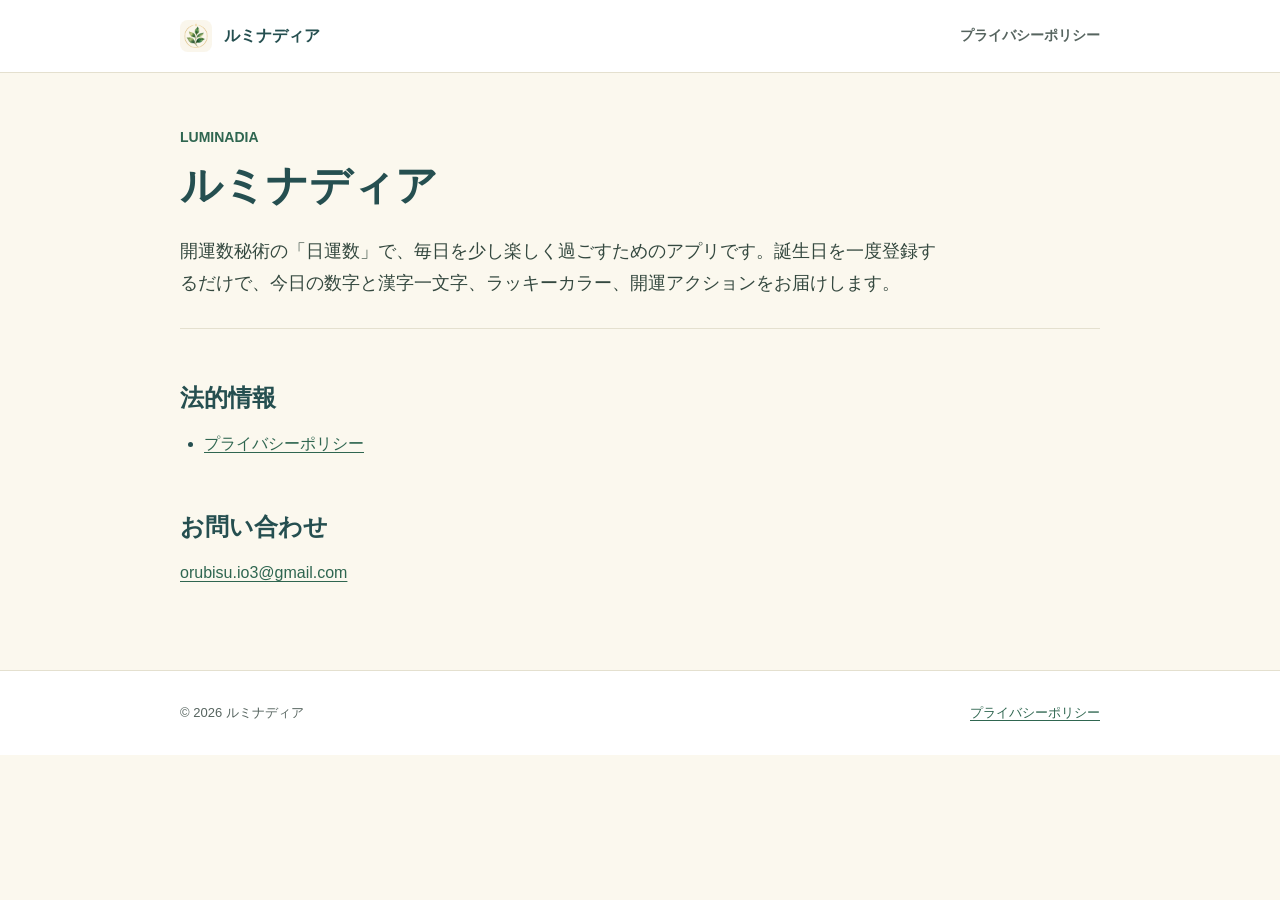
<file: index.html>
<!doctype html>
<html lang="ja">
  <head>
    <meta charset="utf-8">
    <meta name="viewport" content="width=device-width, initial-scale=1">
    <meta name="description" content="ルミナディア（Luminadia）開運数秘術の日運数アプリ">
    <title>ルミナディア（Luminadia）</title>
    <link rel="icon" href="assets/luminadia-icon.png">
    <link rel="stylesheet" href="assets/legal.css">
  </head>
  <body>
    <header class="site-header">
      <div class="header-inner">
        <a class="brand" href="index.html" aria-label="ルミナディア トップ">
          <img class="brand-icon" src="assets/luminadia-icon.png" alt="" width="32" height="32">
          <span>ルミナディア</span>
        </a>
        <nav class="site-nav" aria-label="法的情報">
          <a href="privacy.html">プライバシーポリシー</a>
        </nav>
      </div>
    </header>

    <main class="page">
      <header class="document-header">
        <p class="eyebrow">LUMINADIA</p>
        <h1>ルミナディア</h1>
        <p class="lead">
          開運数秘術の「日運数」で、毎日を少し楽しく過ごすためのアプリです。誕生日を一度登録するだけで、今日の数字と漢字一文字、ラッキーカラー、開運アクションをお届けします。
        </p>
      </header>

      <section class="legal-section">
        <h2>法的情報</h2>
        <ul>
          <li><a href="privacy.html">プライバシーポリシー</a></li>
        </ul>
      </section>

      <section class="legal-section">
        <h2>お問い合わせ</h2>
        <p>
          <a href="mailto:orubisu.io3@gmail.com">orubisu.io3@gmail.com</a>
        </p>
      </section>
    </main>

    <footer class="site-footer">
      <div class="site-footer-inner">
        <p>&copy; 2026 ルミナディア</p>
        <div class="footer-links">
          <a href="privacy.html">プライバシーポリシー</a>
        </div>
      </div>
    </footer>
  </body>
</html>
</file>
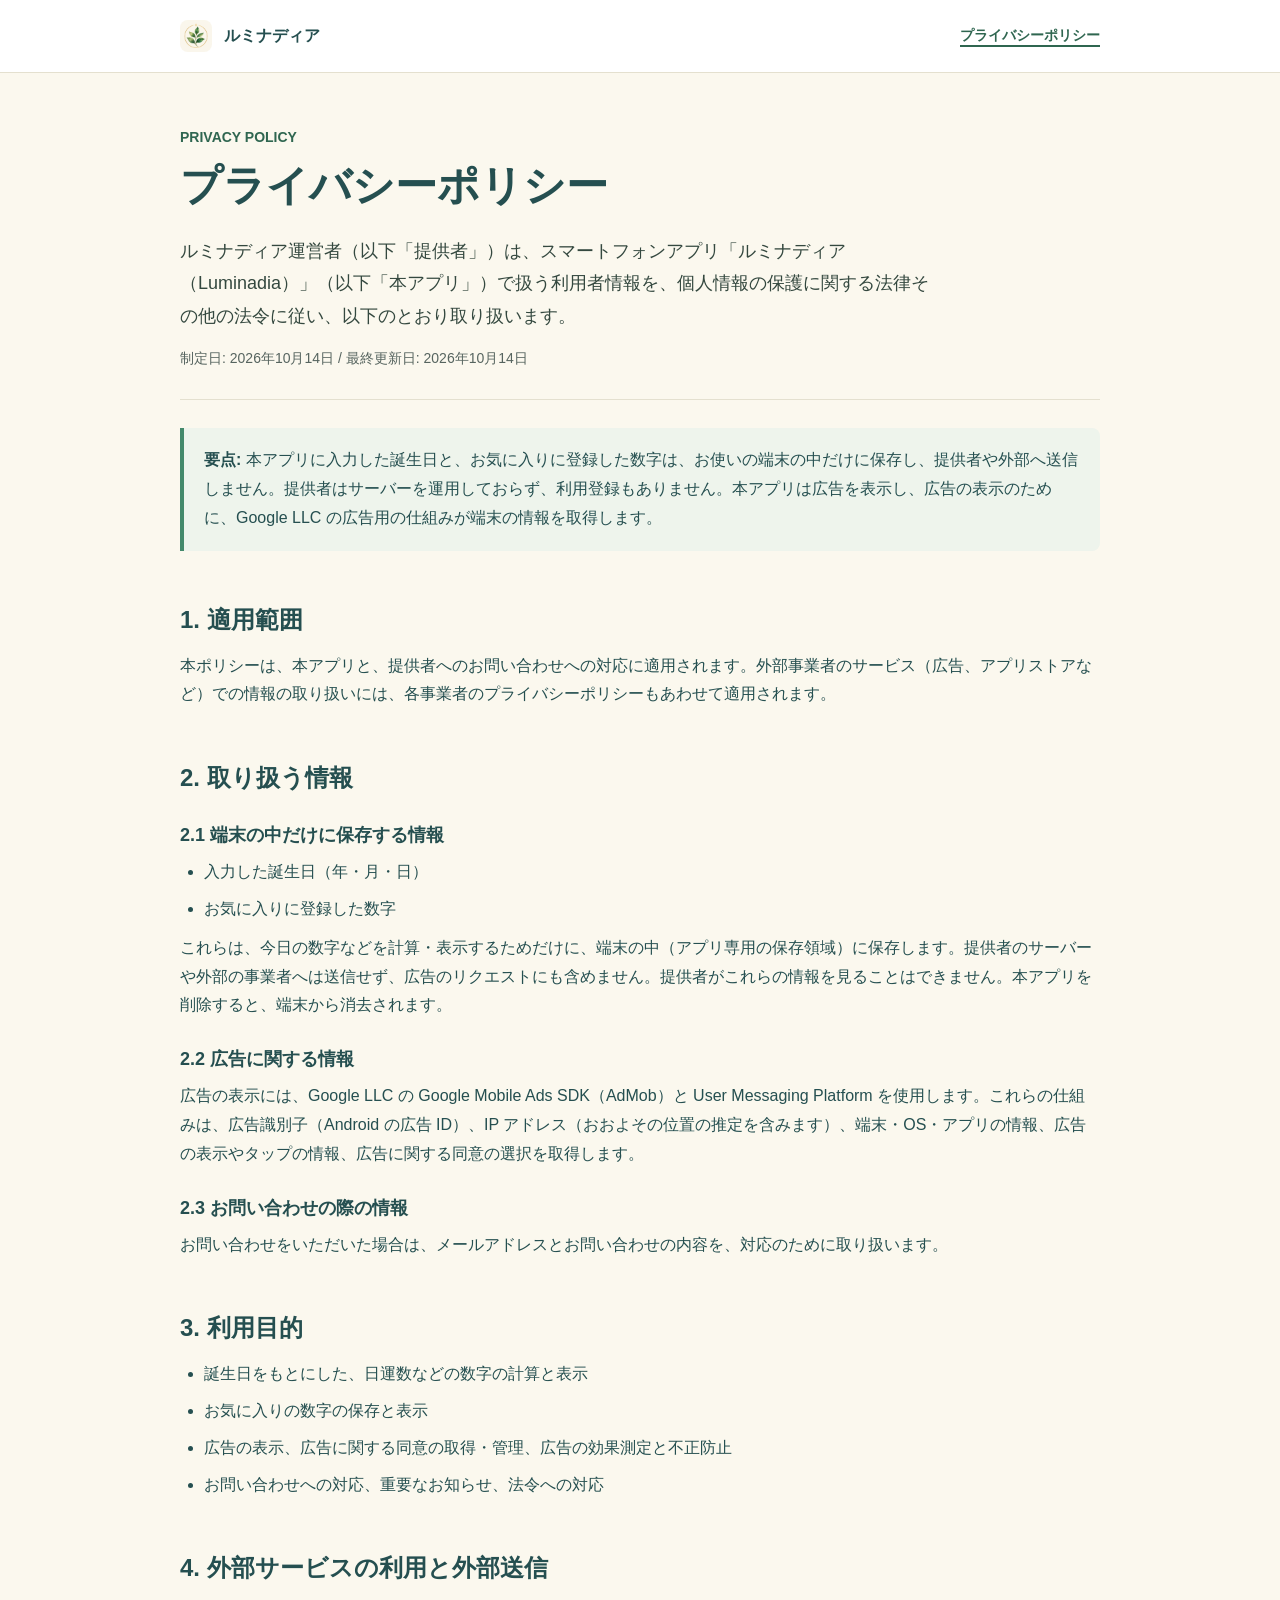
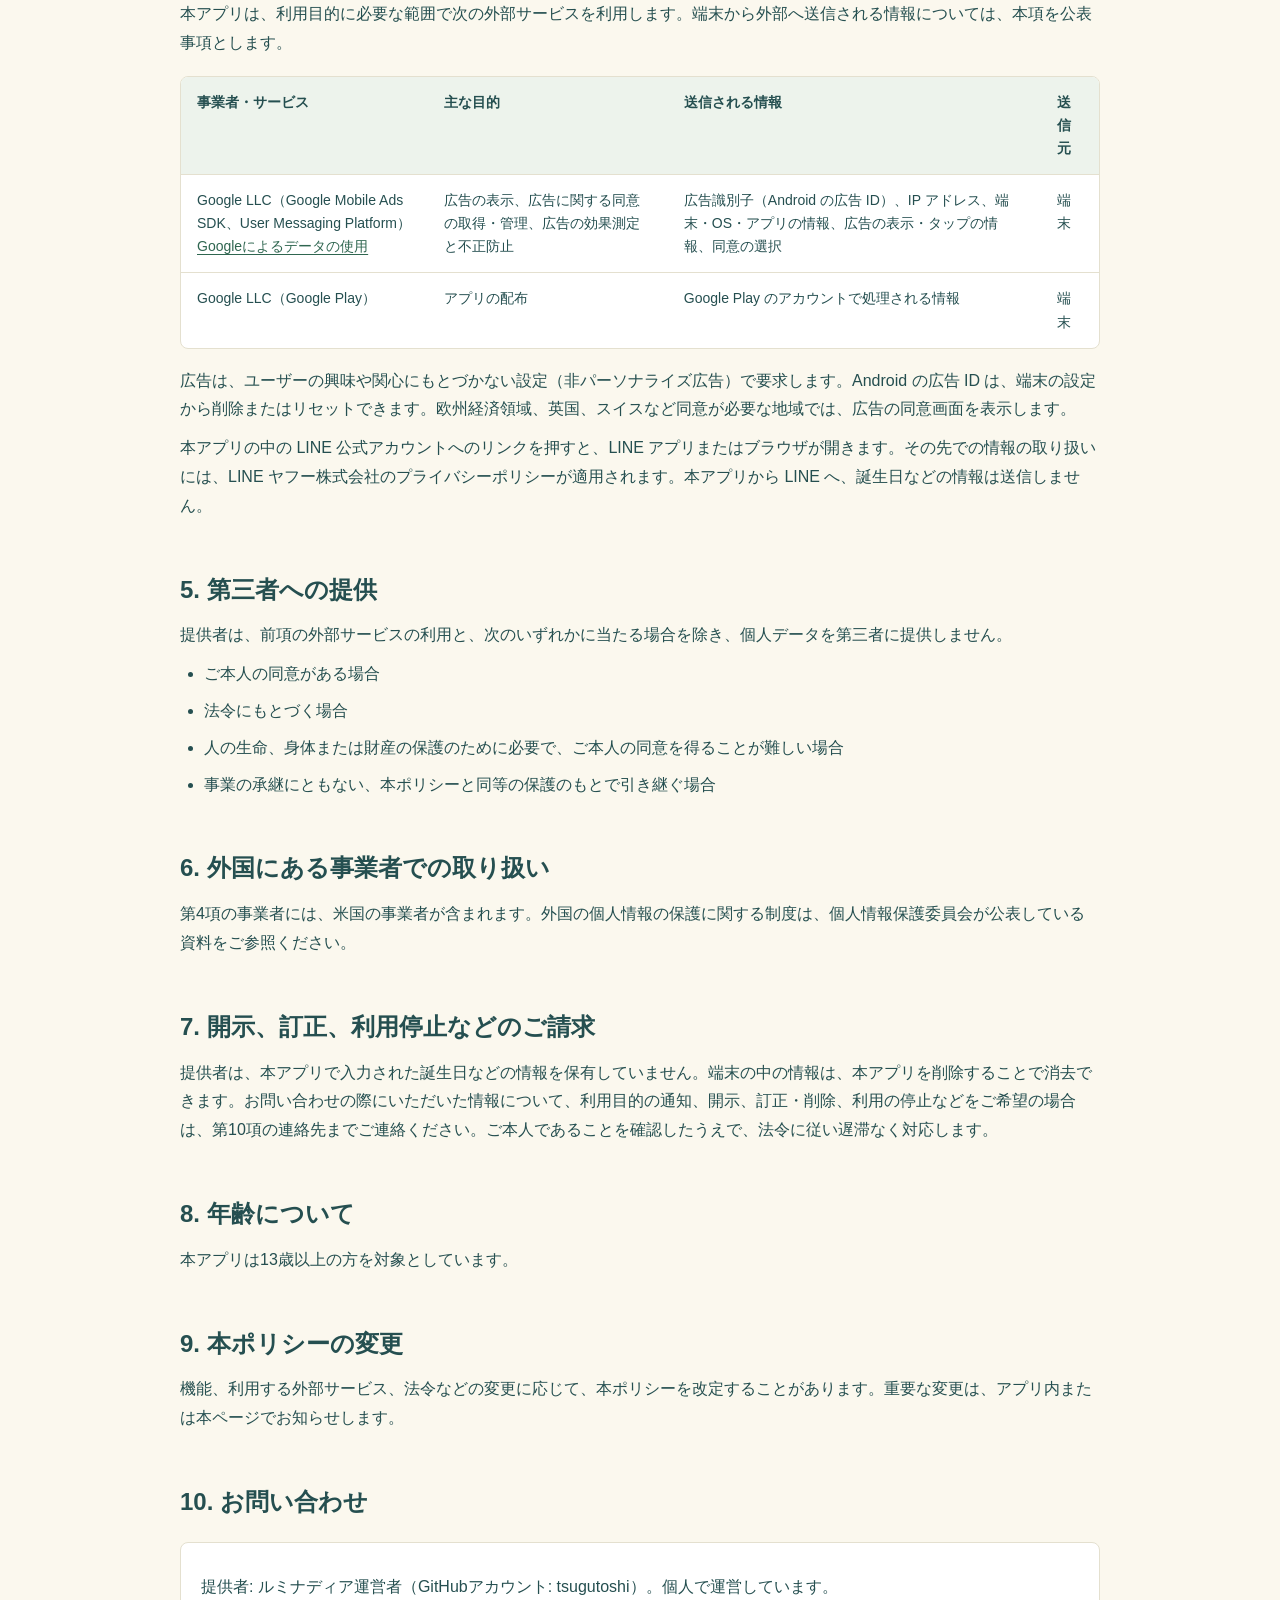
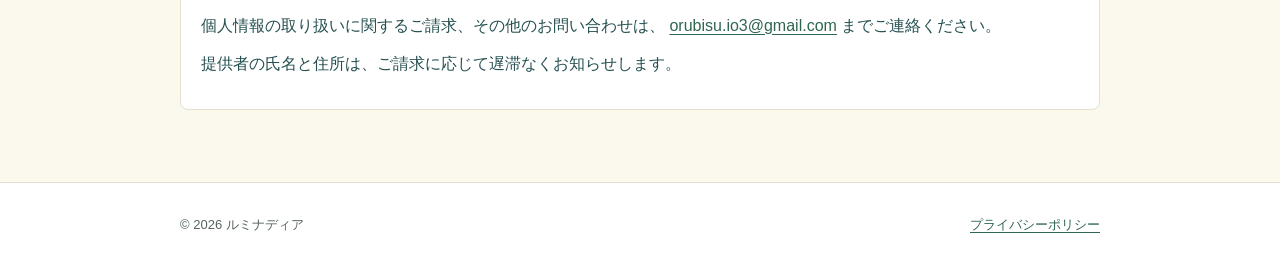
<file: privacy.html>
<!doctype html>
<html lang="ja">
  <head>
    <meta charset="utf-8">
    <meta name="viewport" content="width=device-width, initial-scale=1">
    <meta name="description" content="ルミナディア（Luminadia）プライバシーポリシー">
    <title>プライバシーポリシー | ルミナディア</title>
    <link rel="icon" href="assets/luminadia-icon.png">
    <link rel="stylesheet" href="assets/legal.css">
  </head>
  <body>
    <header class="site-header">
      <div class="header-inner">
        <a class="brand" href="index.html" aria-label="ルミナディア トップ">
          <img class="brand-icon" src="assets/luminadia-icon.png" alt="" width="32" height="32">
          <span>ルミナディア</span>
        </a>
        <nav class="site-nav" aria-label="法的情報">
          <a href="privacy.html" aria-current="page">プライバシーポリシー</a>
        </nav>
      </div>
    </header>

    <main class="page">
      <header class="document-header">
        <p class="eyebrow">PRIVACY POLICY</p>
        <h1>プライバシーポリシー</h1>
        <p class="lead">
          ルミナディア運営者（以下「提供者」）は、スマートフォンアプリ「ルミナディア（Luminadia）」（以下「本アプリ」）で扱う利用者情報を、個人情報の保護に関する法律その他の法令に従い、以下のとおり取り扱います。
        </p>
        <p class="updated">制定日: 2026年10月14日 / 最終更新日: 2026年10月14日</p>
      </header>

      <div class="notice">
        <strong>要点:</strong>
        本アプリに入力した誕生日と、お気に入りに登録した数字は、お使いの端末の中だけに保存し、提供者や外部へ送信しません。提供者はサーバーを運用しておらず、利用登録もありません。本アプリは広告を表示し、広告の表示のために、Google LLC の広告用の仕組みが端末の情報を取得します。
      </div>

      <section class="legal-section" id="scope">
        <h2>1. 適用範囲</h2>
        <p>
          本ポリシーは、本アプリと、提供者へのお問い合わせへの対応に適用されます。外部事業者のサービス（広告、アプリストアなど）での情報の取り扱いには、各事業者のプライバシーポリシーもあわせて適用されます。
        </p>
      </section>

      <section class="legal-section" id="data">
        <h2>2. 取り扱う情報</h2>
        <h3>2.1 端末の中だけに保存する情報</h3>
        <ul>
          <li>入力した誕生日（年・月・日）</li>
          <li>お気に入りに登録した数字</li>
        </ul>
        <p>
          これらは、今日の数字などを計算・表示するためだけに、端末の中（アプリ専用の保存領域）に保存します。提供者のサーバーや外部の事業者へは送信せず、広告のリクエストにも含めません。提供者がこれらの情報を見ることはできません。本アプリを削除すると、端末から消去されます。
        </p>
        <h3>2.2 広告に関する情報</h3>
        <p>
          広告の表示には、Google LLC の Google Mobile Ads SDK（AdMob）と User Messaging Platform を使用します。これらの仕組みは、広告識別子（Android の広告 ID）、IP アドレス（おおよその位置の推定を含みます）、端末・OS・アプリの情報、広告の表示やタップの情報、広告に関する同意の選択を取得します。
        </p>
        <h3>2.3 お問い合わせの際の情報</h3>
        <p>
          お問い合わせをいただいた場合は、メールアドレスとお問い合わせの内容を、対応のために取り扱います。
        </p>
      </section>

      <section class="legal-section" id="purpose">
        <h2>3. 利用目的</h2>
        <ul>
          <li>誕生日をもとにした、日運数などの数字の計算と表示</li>
          <li>お気に入りの数字の保存と表示</li>
          <li>広告の表示、広告に関する同意の取得・管理、広告の効果測定と不正防止</li>
          <li>お問い合わせへの対応、重要なお知らせ、法令への対応</li>
        </ul>
      </section>

      <section class="legal-section" id="external">
        <h2>4. 外部サービスの利用と外部送信</h2>
        <p>
          本アプリは、利用目的に必要な範囲で次の外部サービスを利用します。端末から外部へ送信される情報については、本項を公表事項とします。
        </p>
        <div class="table-wrap">
          <table>
            <thead>
              <tr>
                <th scope="col">事業者・サービス</th>
                <th scope="col">主な目的</th>
                <th scope="col">送信される情報</th>
                <th scope="col">送信元</th>
              </tr>
            </thead>
            <tbody>
              <tr>
                <td>Google LLC（Google Mobile Ads SDK、User Messaging Platform）<br><a href="https://policies.google.com/technologies/partner-sites?hl=ja" rel="noopener noreferrer">Googleによるデータの使用</a></td>
                <td>広告の表示、広告に関する同意の取得・管理、広告の効果測定と不正防止</td>
                <td>広告識別子（Android の広告 ID）、IP アドレス、端末・OS・アプリの情報、広告の表示・タップの情報、同意の選択</td>
                <td>端末</td>
              </tr>
              <tr>
                <td>Google LLC（Google Play）</td>
                <td>アプリの配布</td>
                <td>Google Play のアカウントで処理される情報</td>
                <td>端末</td>
              </tr>
            </tbody>
          </table>
        </div>
        <p>
          広告は、ユーザーの興味や関心にもとづかない設定（非パーソナライズ広告）で要求します。Android の広告 ID は、端末の設定から削除またはリセットできます。欧州経済領域、英国、スイスなど同意が必要な地域では、広告の同意画面を表示します。
        </p>
        <p>
          本アプリの中の LINE 公式アカウントへのリンクを押すと、LINE アプリまたはブラウザが開きます。その先での情報の取り扱いには、LINE ヤフー株式会社のプライバシーポリシーが適用されます。本アプリから LINE へ、誕生日などの情報は送信しません。
        </p>
      </section>

      <section class="legal-section" id="third-party">
        <h2>5. 第三者への提供</h2>
        <p>
          提供者は、前項の外部サービスの利用と、次のいずれかに当たる場合を除き、個人データを第三者に提供しません。
        </p>
        <ul>
          <li>ご本人の同意がある場合</li>
          <li>法令にもとづく場合</li>
          <li>人の生命、身体または財産の保護のために必要で、ご本人の同意を得ることが難しい場合</li>
          <li>事業の承継にともない、本ポリシーと同等の保護のもとで引き継ぐ場合</li>
        </ul>
      </section>

      <section class="legal-section" id="overseas">
        <h2>6. 外国にある事業者での取り扱い</h2>
        <p>
          第4項の事業者には、米国の事業者が含まれます。外国の個人情報の保護に関する制度は、個人情報保護委員会が公表している資料をご参照ください。
        </p>
      </section>

      <section class="legal-section" id="rights">
        <h2>7. 開示、訂正、利用停止などのご請求</h2>
        <p>
          提供者は、本アプリで入力された誕生日などの情報を保有していません。端末の中の情報は、本アプリを削除することで消去できます。お問い合わせの際にいただいた情報について、利用目的の通知、開示、訂正・削除、利用の停止などをご希望の場合は、第10項の連絡先までご連絡ください。ご本人であることを確認したうえで、法令に従い遅滞なく対応します。
        </p>
      </section>

      <section class="legal-section" id="age">
        <h2>8. 年齢について</h2>
        <p>
          本アプリは13歳以上の方を対象としています。
        </p>
      </section>

      <section class="legal-section" id="changes">
        <h2>9. 本ポリシーの変更</h2>
        <p>
          機能、利用する外部サービス、法令などの変更に応じて、本ポリシーを改定することがあります。重要な変更は、アプリ内または本ページでお知らせします。
        </p>
      </section>

      <section class="legal-section" id="contact">
        <h2>10. お問い合わせ</h2>
        <div class="contact-block">
          <p>提供者: ルミナディア運営者（GitHubアカウント: tsugutoshi）。個人で運営しています。</p>
          <p>
            個人情報の取り扱いに関するご請求、その他のお問い合わせは、
            <a href="mailto:orubisu.io3@gmail.com">orubisu.io3@gmail.com</a>
            までご連絡ください。
          </p>
          <p>提供者の氏名と住所は、ご請求に応じて遅滞なくお知らせします。</p>
        </div>
      </section>
    </main>

    <footer class="site-footer">
      <div class="site-footer-inner">
        <p>&copy; 2026 ルミナディア</p>
        <div class="footer-links">
          <a href="privacy.html">プライバシーポリシー</a>
        </div>
      </div>
    </footer>
  </body>
</html>
</file>
<file: assets/legal.css>
:root {
  color-scheme: light;
  /* Luminadia のアプリ配色（lib/design/lumina.dart）に合わせる */
  --bg: #fbf8ee;
  --surface: #ffffff;
  --text: #254f50;
  --muted: #56645f;
  --line: #e4e0cf;
  --accent: #43896b;
  --accent-strong: #2f6650;
  --accent-soft: #eef4ec;
  --warning: #7a4c00;
  --warning-bg: #fbf1d8;
  --focus: #005fcc;
}

* {
  box-sizing: border-box;
}

html {
  scroll-behavior: smooth;
}

body {
  margin: 0;
  background: var(--bg);
  color: var(--text);
  font-family: -apple-system, BlinkMacSystemFont, "Segoe UI", "Noto Sans JP",
    "Hiragino Kaku Gothic ProN", "Yu Gothic", Meiryo, sans-serif;
  font-size: 16px;
  line-height: 1.8;
}

a {
  color: var(--accent-strong);
  text-underline-offset: 0.2em;
}

a:hover {
  text-decoration-thickness: 2px;
}

a:focus-visible {
  outline: 3px solid var(--focus);
  outline-offset: 3px;
}

.site-header {
  background: var(--surface);
  border-bottom: 1px solid var(--line);
}

.header-inner,
.page,
.site-footer-inner {
  width: min(100% - 32px, 920px);
  margin-inline: auto;
}

.header-inner {
  min-height: 72px;
  display: flex;
  align-items: center;
  justify-content: space-between;
  gap: 20px;
}

.brand {
  display: inline-flex;
  align-items: center;
  gap: 12px;
  color: var(--text);
  font-weight: 700;
  text-decoration: none;
}

.brand-mark {
  width: 36px;
  height: 36px;
  display: grid;
  place-items: center;
  border-radius: 8px;
  background: #315f50;
  color: #ffffff;
  font-size: 20px;
  line-height: 1;
}

.site-nav {
  display: flex;
  flex-wrap: wrap;
  justify-content: flex-end;
  gap: 8px 18px;
}

.site-nav a {
  color: var(--muted);
  font-size: 14px;
  font-weight: 600;
  text-decoration: none;
}

.site-nav a[aria-current="page"] {
  color: var(--accent-strong);
  text-decoration: underline;
  text-decoration-thickness: 2px;
  text-underline-offset: 0.35em;
}

.page {
  padding-block: 52px 72px;
}

.document-header {
  padding-bottom: 28px;
  border-bottom: 1px solid var(--line);
}

.eyebrow {
  margin: 0 0 6px;
  color: var(--accent-strong);
  font-size: 14px;
  font-weight: 700;
}

h1,
h2,
h3 {
  line-height: 1.45;
  letter-spacing: 0;
}

h1 {
  margin: 0;
  font-size: clamp(28px, 5vw, 42px);
}

h2 {
  margin: 48px 0 14px;
  padding-top: 4px;
  font-size: 24px;
}

h3 {
  margin: 26px 0 8px;
  font-size: 18px;
}

p,
ul,
ol,
dl {
  margin-block: 10px;
}

ul,
ol {
  padding-left: 1.5em;
}

li + li {
  margin-top: 8px;
}

.updated {
  margin: 14px 0 0;
  color: var(--muted);
  font-size: 14px;
}

.lead {
  max-width: 760px;
  margin: 18px 0 0;
  color: #34483f;
  font-size: 18px;
}

.notice {
  margin: 28px 0;
  padding: 18px 20px;
  border-left: 4px solid var(--accent);
  border-radius: 0 8px 8px 0;
  background: var(--accent-soft);
}

.notice.warning {
  border-left-color: var(--warning);
  background: var(--warning-bg);
  color: #4d350d;
}

.legal-section {
  scroll-margin-top: 24px;
}

.table-wrap {
  margin-block: 18px;
  overflow-x: auto;
  border: 1px solid var(--line);
  border-radius: 8px;
  background: var(--surface);
}

table {
  width: 100%;
  min-width: 680px;
  border-collapse: collapse;
  font-size: 14px;
  line-height: 1.65;
}

th,
td {
  padding: 14px 16px;
  border-bottom: 1px solid var(--line);
  text-align: left;
  vertical-align: top;
}

th {
  background: #edf3ec;
  font-weight: 700;
}

tr:last-child td {
  border-bottom: 0;
}

.link-list {
  display: grid;
  grid-template-columns: repeat(3, minmax(0, 1fr));
  gap: 12px;
  margin-top: 28px;
}

.link-item {
  min-height: 132px;
  padding: 18px;
  border: 1px solid var(--line);
  border-radius: 8px;
  background: var(--surface);
}

.link-item h2 {
  margin: 0 0 8px;
  padding: 0;
  font-size: 19px;
}

.link-item p {
  margin: 0;
  color: var(--muted);
  font-size: 14px;
}

.action-link {
  display: inline-flex;
  align-items: center;
  justify-content: center;
  min-height: 48px;
  margin-top: 18px;
  padding: 10px 18px;
  border-radius: 8px;
  background: var(--accent-strong);
  color: #ffffff;
  font-weight: 700;
  text-decoration: none;
}

.contact-block {
  margin-top: 22px;
  padding: 20px;
  border: 1px solid var(--line);
  border-radius: 8px;
  background: var(--surface);
}

.site-footer {
  border-top: 1px solid var(--line);
  background: var(--surface);
}

.site-footer-inner {
  display: flex;
  align-items: center;
  justify-content: space-between;
  gap: 16px;
  min-height: 84px;
  color: var(--muted);
  font-size: 13px;
}

.site-footer p {
  margin: 0;
}

.footer-links {
  display: flex;
  flex-wrap: wrap;
  justify-content: flex-end;
  gap: 8px 16px;
}


/* Product page (index.html) */
.brand-icon {
  width: 32px;
  height: 32px;
  border-radius: 8px;
}

.hero {
  display: grid;
  grid-template-columns: minmax(0, 1fr) 260px;
  align-items: center;
  gap: 40px;
  padding-bottom: 36px;
  border-bottom: 1px solid var(--line);
}

.hero h1 {
  font-size: clamp(32px, 6vw, 46px);
  line-height: 1.35;
}

.hero-screen {
  width: 100%;
  height: auto;
  border-radius: 16px;
  box-shadow: 0 12px 32px rgba(35, 61, 54, 0.14);
}

.platforms {
  color: var(--muted);
  font-size: 14px;
}

.steps {
  display: grid;
  grid-template-columns: repeat(3, minmax(0, 1fr));
  gap: 12px;
  margin-top: 20px;
  padding: 0;
  list-style: none;
  counter-reset: step;
}

.steps li,
.feature {
  padding: 18px;
  border: 1px solid var(--line);
  border-radius: 8px;
  background: var(--surface);
}

.steps li + li {
  margin-top: 0;
}

.steps li::before {
  counter-increment: step;
  content: counter(step);
  display: grid;
  place-items: center;
  width: 32px;
  height: 32px;
  margin-bottom: 10px;
  border-radius: 50%;
  background: var(--accent-soft);
  color: var(--accent-strong);
  font-weight: 700;
}

.steps h3,
.feature h3,
.link-item h3 {
  margin: 0 0 6px;
  font-size: 17px;
}

.steps p,
.feature p {
  margin: 0;
  color: var(--muted);
  font-size: 14px;
}

.feature-grid {
  display: grid;
  grid-template-columns: repeat(3, minmax(0, 1fr));
  gap: 12px;
  margin-top: 20px;
}

.screens {
  display: flex;
  justify-content: center;
  gap: 20px;
  margin-top: 28px;
}

.screens img {
  width: min(44%, 240px);
  height: auto;
  border-radius: 16px;
  box-shadow: 0 12px 32px rgba(35, 61, 54, 0.14);
}

@media (max-width: 720px) {
  .hero {
    grid-template-columns: 1fr;
    gap: 28px;
  }

  .hero-screen {
    width: min(70%, 260px);
    justify-self: center;
  }

  .steps,
  .feature-grid {
    grid-template-columns: 1fr;
  }

  .header-inner {
    align-items: flex-start;
    flex-direction: column;
    padding-block: 16px;
  }

  .site-nav {
    justify-content: flex-start;
  }

  .page {
    padding-block: 36px 56px;
  }

  h2 {
    margin-top: 38px;
  }

  .link-list {
    grid-template-columns: 1fr;
  }

  .site-footer-inner {
    align-items: flex-start;
    flex-direction: column;
    padding-block: 18px;
  }

  .footer-links {
    justify-content: flex-start;
  }
}

@media print {
  body {
    background: #ffffff;
    font-size: 11pt;
  }

  .site-nav,
  .site-footer,
  .action-link {
    display: none;
  }

  .page {
    width: 100%;
    padding: 0;
  }

  a {
    color: inherit;
  }
}
</file>
